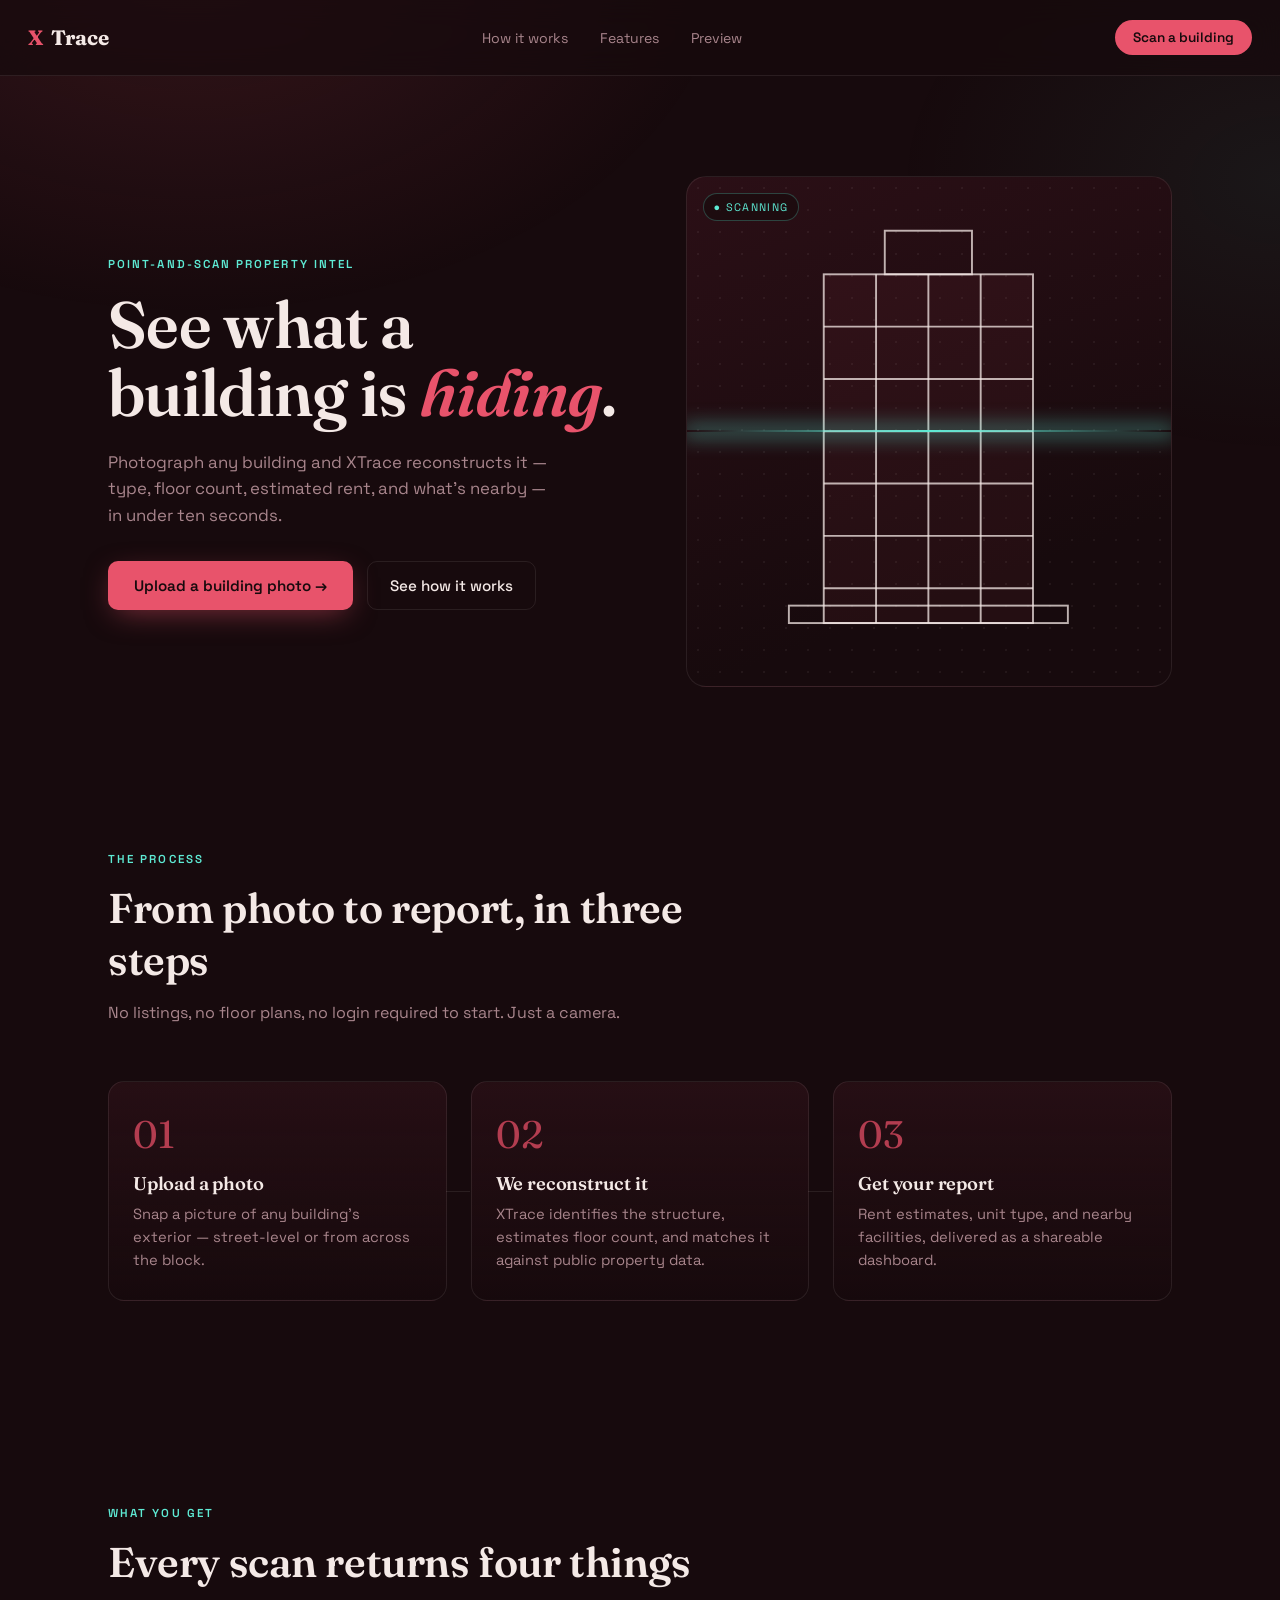
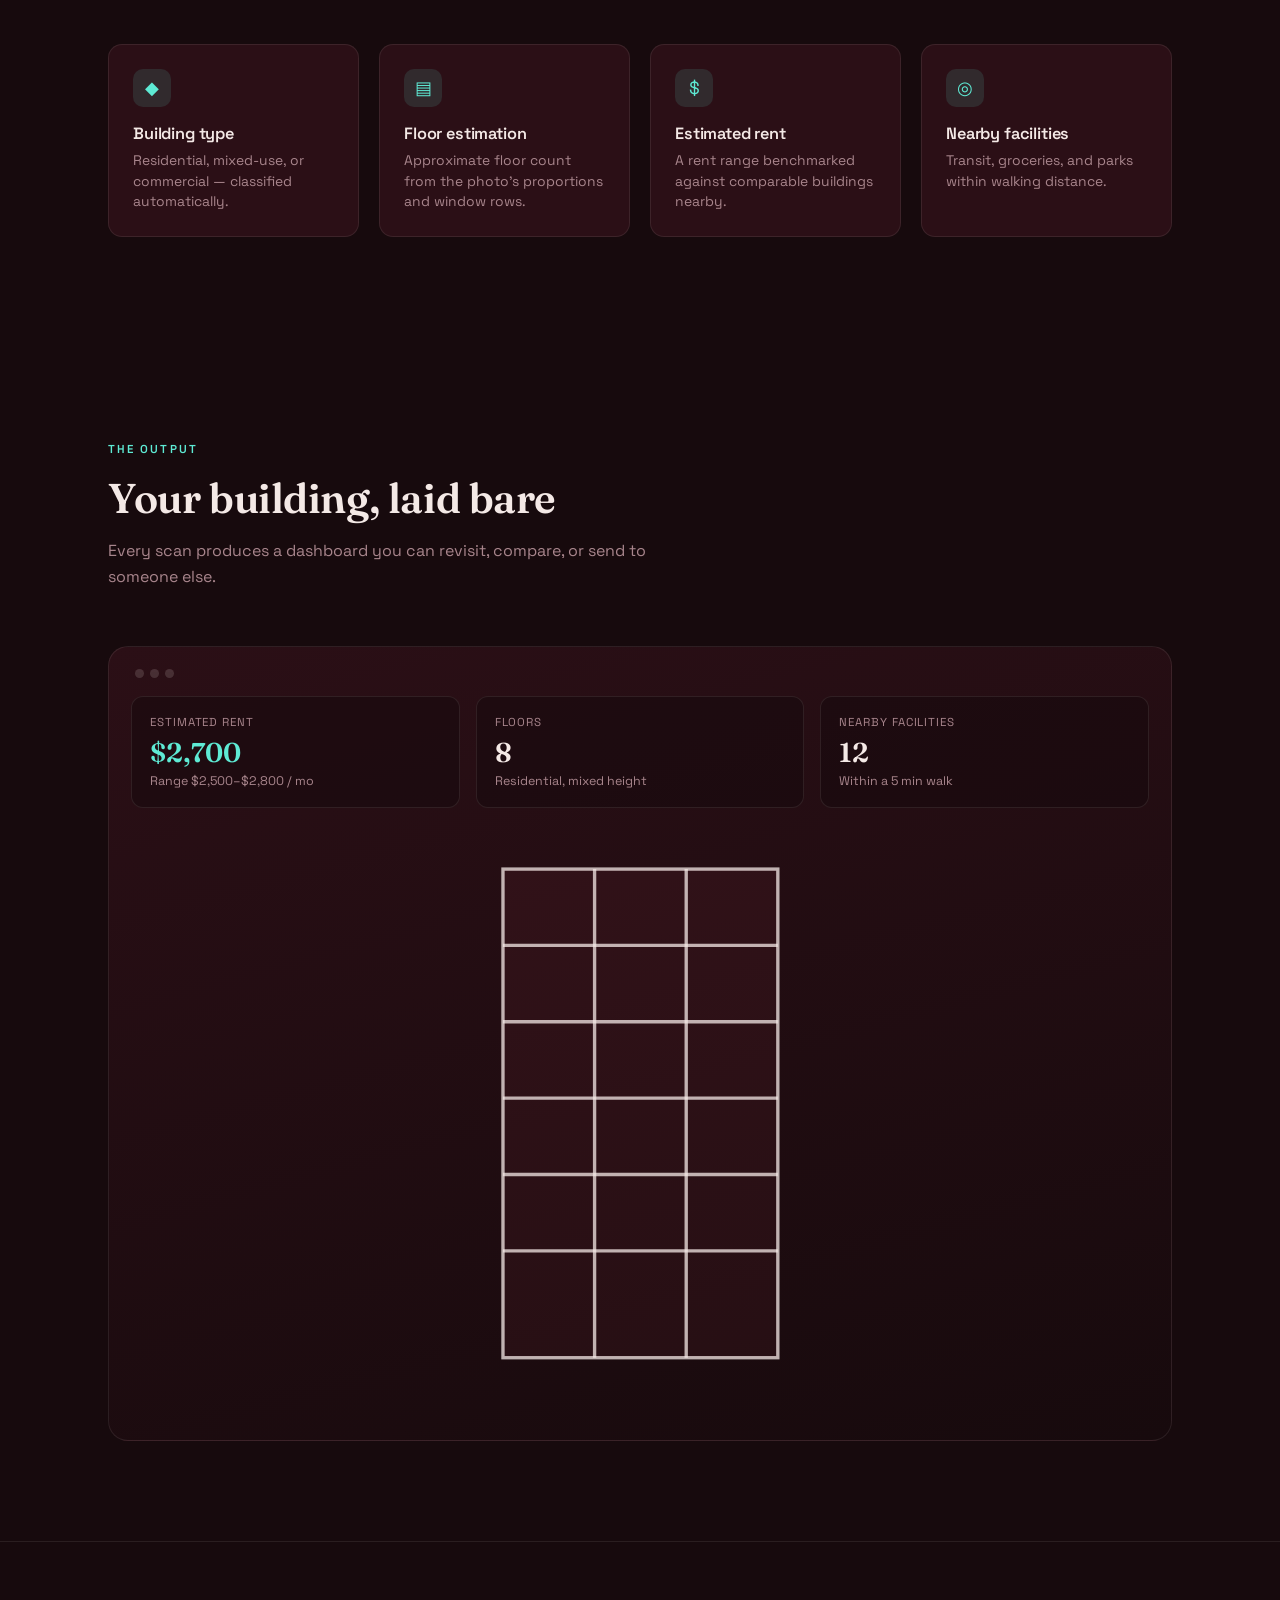
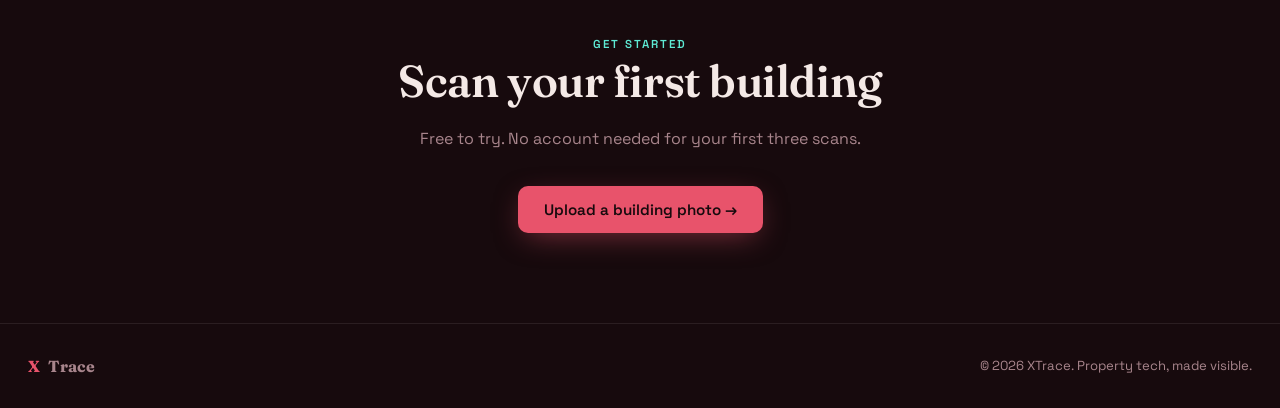
<file: index.html>
<!DOCTYPE html>
<html lang="en">
<head>
<meta charset="UTF-8">
<meta name="viewport" content="width=device-width, initial-scale=1.0">
<title>XTrace — Scan any building</title>
<link rel="preconnect" href="https://fonts.googleapis.com">
<link href="https://fonts.googleapis.com/css2?family=Fraunces:opsz,wght@9..144,300;9..144,500;9..144,600;9..144,700&family=Space+Grotesk:wght@400;500;600;700&display=swap" rel="stylesheet">
<style>
  :root{
    --void:#170A0D;
    --wine:#2B0F16;
    --wine-light:#3D1620;
    --rose:#E8536B;
    --rose-dim:#B33D50;
    --cyan:#5EEAD4;
    --bone:#F4E9E6;
    --mute:#A8858C;
    --line:rgba(244,233,230,0.09);
  }
  *{margin:0;padding:0;box-sizing:border-box;}
  html{scroll-behavior:smooth;}
  body{
    background:var(--void);
    color:var(--bone);
    font-family:'Space Grotesk', sans-serif;
    overflow-x:hidden;
  }
  h1,h2,h3,.display{
    font-family:'Fraunces', serif;
    font-weight:600;
    letter-spacing:-0.01em;
  }
  .eyebrow{
    font-size:0.72rem;
    letter-spacing:0.18em;
    text-transform:uppercase;
    color:var(--cyan);
    font-weight:600;
  }
  a{color:inherit;text-decoration:none;}
  .wrap{max-width:1120px;margin:0 auto;padding:0 28px;}

  /* subtle noise/vignette background */
  body::before{
    content:'';
    position:fixed;inset:0;
    background:
      radial-gradient(ellipse 900px 600px at 15% -5%, rgba(232,83,107,0.14), transparent 60%),
      radial-gradient(ellipse 700px 500px at 100% 20%, rgba(94,234,212,0.06), transparent 55%);
    pointer-events:none;
    z-index:0;
  }

  /* ===== NAV ===== */
  nav{
    position:sticky;top:0;z-index:50;
    display:flex;align-items:center;justify-content:space-between;
    padding:20px 28px;
    background:rgba(23,10,13,0.72);
    backdrop-filter:blur(14px);
    border-bottom:1px solid var(--line);
  }
  .logo{
    display:flex;align-items:center;gap:8px;
    font-family:'Fraunces',serif;font-weight:700;font-size:1.3rem;
  }
  .logo .x{color:var(--rose);}
  .navlinks{display:flex;gap:32px;font-size:0.88rem;color:var(--mute);}
  .navlinks a:hover{color:var(--bone);}
  .navcta{
    padding:9px 18px;border-radius:999px;
    background:var(--rose);color:var(--void);
    font-size:0.85rem;font-weight:600;
  }
  @media(max-width:720px){.navlinks{display:none;}}

  /* ===== HERO ===== */
  .hero{
    position:relative;z-index:1;
    padding:100px 28px 60px;
    display:grid;grid-template-columns:1.05fr 0.95fr;gap:40px;align-items:center;
    max-width:1120px;margin:0 auto;
  }
  @media(max-width:900px){.hero{grid-template-columns:1fr;padding-top:64px;text-align:left;}}

  .hero h1{
    font-size:clamp(2.4rem,5.4vw,4.1rem);
    line-height:1.03;
    margin:18px 0 22px;
  }
  .hero h1 em{
    font-style:italic;
    color:var(--rose);
  }
  .hero p{
    color:var(--mute);
    font-size:1.05rem;
    max-width:440px;
    line-height:1.6;
    margin-bottom:32px;
  }
  .hero-actions{display:flex;gap:14px;flex-wrap:wrap;}
  .btn-primary{
    background:var(--rose);color:var(--void);
    padding:14px 26px;border-radius:10px;
    font-weight:600;font-size:0.95rem;
    display:inline-flex;align-items:center;gap:8px;
    box-shadow:0 8px 30px -8px rgba(232,83,107,0.55);
    border:none;cursor:pointer;
    transition:transform .15s ease;
  }
  .btn-primary:hover{transform:translateY(-2px);}
  .btn-secondary{
    padding:14px 22px;border-radius:10px;
    border:1px solid var(--line);
    color:var(--bone);font-size:0.95rem;font-weight:500;
    display:inline-flex;align-items:center;gap:8px;
  }
  .btn-secondary:hover{border-color:var(--rose-dim);}

  /* building scan visual */
  .scan-stage{
    position:relative;
    aspect-ratio:1/1.05;
    border-radius:20px;
    background:linear-gradient(160deg, var(--wine), var(--void) 75%);
    border:1px solid var(--line);
    overflow:hidden;
    display:flex;align-items:center;justify-content:center;
  }
  .scan-stage svg{width:72%;height:auto;position:relative;z-index:2;}
  .scanline{
    position:absolute;left:0;right:0;height:2px;
    background:linear-gradient(90deg, transparent, var(--cyan), transparent);
    box-shadow:0 0 20px 4px rgba(94,234,212,0.55);
    animation:sweep 3.4s ease-in-out infinite;
    z-index:3;
  }
  @keyframes sweep{
    0%{top:12%; opacity:0;}
    8%{opacity:1;}
    50%{top:85%; opacity:1;}
    58%{opacity:0;}
    100%{top:12%; opacity:0;}
  }
  .grid-dots{
    position:absolute;inset:0;
    background-image:radial-gradient(circle, rgba(244,233,230,0.06) 1px, transparent 1px);
    background-size:22px 22px;
    z-index:1;
  }
  .stage-tag{
    position:absolute;top:16px;left:16px;
    font-size:0.68rem;letter-spacing:0.12em;text-transform:uppercase;
    color:var(--cyan);
    background:rgba(23,10,13,0.6);
    padding:6px 10px;border-radius:999px;
    border:1px solid rgba(94,234,212,0.25);
    z-index:4;
  }
  .building-line{fill:none;stroke:var(--bone);stroke-opacity:0.75;stroke-width:1.1;}
  .building-fill{fill:rgba(232,83,107,0.06);}

  /* ===== SECTION SHARED ===== */
  section{position:relative;z-index:1;padding:100px 0;}
  .section-head{max-width:600px;margin-bottom:56px;}
  .section-head h2{font-size:clamp(1.8rem,3.4vw,2.6rem);margin-top:14px;}
  .section-head p{color:var(--mute);margin-top:14px;font-size:1rem;line-height:1.6;}

  /* how it works */
  .steps{
    display:grid;grid-template-columns:repeat(3,1fr);gap:24px;
  }
  @media(max-width:800px){.steps{grid-template-columns:1fr;}}
  .step{
    border:1px solid var(--line);
    border-radius:16px;
    padding:28px 24px;
    background:linear-gradient(180deg, rgba(61,22,32,0.4), transparent);
    position:relative;
  }
  .step .num{
    font-family:'Fraunces',serif;
    font-size:2.4rem;
    color:var(--rose-dim);
    display:block;
    margin-bottom:14px;
  }
  .step h3{font-size:1.15rem;margin-bottom:8px;font-weight:600;}
  .step p{color:var(--mute);font-size:0.92rem;line-height:1.55;}
  .step:not(:last-child)::after{
    content:'';
    position:absolute;top:50%;right:-24px;
    width:24px;height:1px;
    background:var(--line);
    display:none;
  }
  @media(min-width:801px){.step:not(:last-child)::after{display:block;}}

  /* features */
  .features{
    display:grid;grid-template-columns:repeat(4,1fr);gap:20px;
  }
  @media(max-width:900px){.features{grid-template-columns:repeat(2,1fr);}}
  @media(max-width:520px){.features{grid-template-columns:1fr;}}
  .feature{
    border:1px solid var(--line);
    border-radius:14px;
    padding:24px;
    background:var(--wine);
  }
  .feature .icon{
    width:38px;height:38px;
    border-radius:10px;
    background:rgba(94,234,212,0.12);
    display:flex;align-items:center;justify-content:center;
    color:var(--cyan);
    margin-bottom:16px;
    font-size:1.1rem;
  }
  .feature h3{font-size:1.02rem;margin-bottom:6px;font-family:'Space Grotesk';font-weight:600;}
  .feature p{color:var(--mute);font-size:0.87rem;line-height:1.5;}

  /* dashboard preview */
  .dash-wrap{
    border-radius:20px;
    border:1px solid var(--line);
    background:linear-gradient(165deg,var(--wine),var(--void));
    padding:22px;
    overflow:hidden;
  }
  .dash-topbar{display:flex;gap:6px;margin-bottom:18px;padding-left:4px;}
  .dot{width:9px;height:9px;border-radius:50%;background:rgba(244,233,230,0.15);}
  .dash-grid{
    display:grid;grid-template-columns:1fr 1fr 1fr;gap:16px;
  }
  @media(max-width:800px){.dash-grid{grid-template-columns:1fr;}}
  .dash-card{
    background:rgba(23,10,13,0.55);
    border:1px solid var(--line);
    border-radius:12px;
    padding:18px;
  }
  .dash-card .label{font-size:0.72rem;color:var(--mute);text-transform:uppercase;letter-spacing:0.08em;}
  .dash-card .value{
    font-family:'Fraunces',serif;font-size:1.7rem;color:var(--bone);margin-top:6px;font-weight:600;
  }
  .dash-card .value.accent{color:var(--cyan);}
  .dash-card .sub{font-size:0.78rem;color:var(--mute);margin-top:4px;}
  .dash-visual{
    grid-column:span 1;
    display:flex;align-items:center;justify-content:center;
    position:relative;
    min-height:180px;
  }
  .dash-visual svg{width:60%;}

  /* CTA */
  .cta-band{
    text-align:center;
    padding:90px 28px;
    border-top:1px solid var(--line);
  }
  .cta-band h2{font-size:clamp(1.9rem,4vw,2.8rem);margin-bottom:18px;}
  .cta-band p{color:var(--mute);max-width:480px;margin:0 auto 34px;line-height:1.6;}

  footer{
    border-top:1px solid var(--line);
    padding:32px 28px;
    display:flex;justify-content:space-between;align-items:center;
    color:var(--mute);font-size:0.82rem;
    flex-wrap:wrap;gap:12px;
  }

  /* reveal on scroll */
  .reveal{opacity:0;transform:translateY(18px);transition:opacity .7s ease, transform .7s ease;}
  .reveal.in{opacity:1;transform:translateY(0);}

  ::selection{background:var(--rose);color:var(--void);}
</style>
</head>
<body>

<nav>
  <div class="logo"><span class="x">X</span>Trace</div>
  <div class="navlinks">
    <a href="#how">How it works</a>
    <a href="#features">Features</a>
    <a href="#preview">Preview</a>
  </div>
  <a href="upload.html" class="navcta">Scan a building</a>
</nav>

<section class="hero">
  <div>
    <span class="eyebrow">Point-and-scan property intel</span>
    <h1>See what a<br>building is <em>hiding</em>.</h1>
    <p>Photograph any building and XTrace reconstructs it — type, floor count, estimated rent, and what's nearby — in under ten seconds.</p>
    <div class="hero-actions">
      <a href="upload.html" class="btn-primary">Upload a building photo →</a>
      <a href="#how" class="btn-secondary">See how it works</a>
    </div>
  </div>
  <div class="scan-stage">
    <div class="grid-dots"></div>
    <div class="stage-tag">● scanning</div>
    <div class="scanline"></div>
    <svg viewBox="0 0 200 240" class="display">
      <rect class="building-fill" x="40" y="30" width="120" height="200"/>
      <rect class="building-line" x="40" y="30" width="120" height="200"/>
      <line class="building-line" x1="40" y1="60" x2="160" y2="60"/>
      <line class="building-line" x1="40" y1="90" x2="160" y2="90"/>
      <line class="building-line" x1="40" y1="120" x2="160" y2="120"/>
      <line class="building-line" x1="40" y1="150" x2="160" y2="150"/>
      <line class="building-line" x1="40" y1="180" x2="160" y2="180"/>
      <line class="building-line" x1="40" y1="210" x2="160" y2="210"/>
      <line class="building-line" x1="70" y1="30" x2="70" y2="230"/>
      <line class="building-line" x1="100" y1="30" x2="100" y2="230"/>
      <line class="building-line" x1="130" y1="30" x2="130" y2="230"/>
      <rect class="building-line" x="20" y="220" width="160" height="10"/>
      <rect class="building-line" x="75" y="5" width="50" height="25"/>
    </svg>
  </div>
</section>

<section id="how">
  <div class="wrap">
    <div class="section-head reveal">
      <span class="eyebrow">The process</span>
      <h2>From photo to report, in three steps</h2>
      <p>No listings, no floor plans, no login required to start. Just a camera.</p>
    </div>
    <div class="steps">
      <div class="step reveal">
        <span class="num">01</span>
        <h3>Upload a photo</h3>
        <p>Snap a picture of any building's exterior — street-level or from across the block.</p>
      </div>
      <div class="step reveal">
        <span class="num">02</span>
        <h3>We reconstruct it</h3>
        <p>XTrace identifies the structure, estimates floor count, and matches it against public property data.</p>
      </div>
      <div class="step reveal">
        <span class="num">03</span>
        <h3>Get your report</h3>
        <p>Rent estimates, unit type, and nearby facilities, delivered as a shareable dashboard.</p>
      </div>
    </div>
  </div>
</section>

<section id="features">
  <div class="wrap">
    <div class="section-head reveal">
      <span class="eyebrow">What you get</span>
      <h2>Every scan returns four things</h2>
    </div>
    <div class="features">
      <div class="feature reveal">
        <div class="icon">◆</div>
        <h3>Building type</h3>
        <p>Residential, mixed-use, or commercial — classified automatically.</p>
      </div>
      <div class="feature reveal">
        <div class="icon">▤</div>
        <h3>Floor estimation</h3>
        <p>Approximate floor count from the photo's proportions and window rows.</p>
      </div>
      <div class="feature reveal">
        <div class="icon">$</div>
        <h3>Estimated rent</h3>
        <p>A rent range benchmarked against comparable buildings nearby.</p>
      </div>
      <div class="feature reveal">
        <div class="icon">◎</div>
        <h3>Nearby facilities</h3>
        <p>Transit, groceries, and parks within walking distance.</p>
      </div>
    </div>
  </div>
</section>

<section id="preview">
  <div class="wrap">
    <div class="section-head reveal">
      <span class="eyebrow">The output</span>
      <h2>Your building, laid bare</h2>
      <p>Every scan produces a dashboard you can revisit, compare, or send to someone else.</p>
    </div>
    <div class="dash-wrap reveal">
      <div class="dash-topbar">
        <div class="dot"></div><div class="dot"></div><div class="dot"></div>
      </div>
      <div class="dash-grid">
        <div class="dash-card">
          <div class="label">Estimated rent</div>
          <div class="value accent">$2,700</div>
          <div class="sub">Range $2,500–$2,800 / mo</div>
        </div>
        <div class="dash-card">
          <div class="label">Floors</div>
          <div class="value">8</div>
          <div class="sub">Residential, mixed height</div>
        </div>
        <div class="dash-card">
          <div class="label">Nearby facilities</div>
          <div class="value">12</div>
          <div class="sub">Within a 5 min walk</div>
        </div>
      </div>
      <div class="dash-visual">
        <svg viewBox="0 0 200 200">
          <rect class="building-fill" x="55" y="20" width="90" height="160"/>
          <rect class="building-line" x="55" y="20" width="90" height="160"/>
          <line class="building-line" x1="55" y1="45" x2="145" y2="45"/>
          <line class="building-line" x1="55" y1="70" x2="145" y2="70"/>
          <line class="building-line" x1="55" y1="95" x2="145" y2="95"/>
          <line class="building-line" x1="55" y1="120" x2="145" y2="120"/>
          <line class="building-line" x1="55" y1="145" x2="145" y2="145"/>
          <line class="building-line" x1="85" y1="20" x2="85" y2="180"/>
          <line class="building-line" x1="115" y1="20" x2="115" y2="180"/>
        </svg>
      </div>
    </div>
  </div>
</section>

<section id="upload" class="cta-band">
  <span class="eyebrow">Get started</span>
  <h2>Scan your first building</h2>
  <p>Free to try. No account needed for your first three scans.</p>
  <a href="#" class="btn-primary">Upload a building photo →</a>
</section>

<footer>
  <div class="logo" style="font-size:1rem;"><span class="x">X</span>Trace</div>
  <div>© 2026 XTrace. Property tech, made visible.</div>
</footer>

<script>
  const revealEls = document.querySelectorAll('.reveal');
  const io = new IntersectionObserver((entries)=>{
    entries.forEach(e=>{
      if(e.isIntersecting){ e.target.classList.add('in'); io.unobserve(e.target); }
    });
  }, {threshold:0.15});
  revealEls.forEach(el=>io.observe(el));
</script>
  
</body>
</html>
</file>
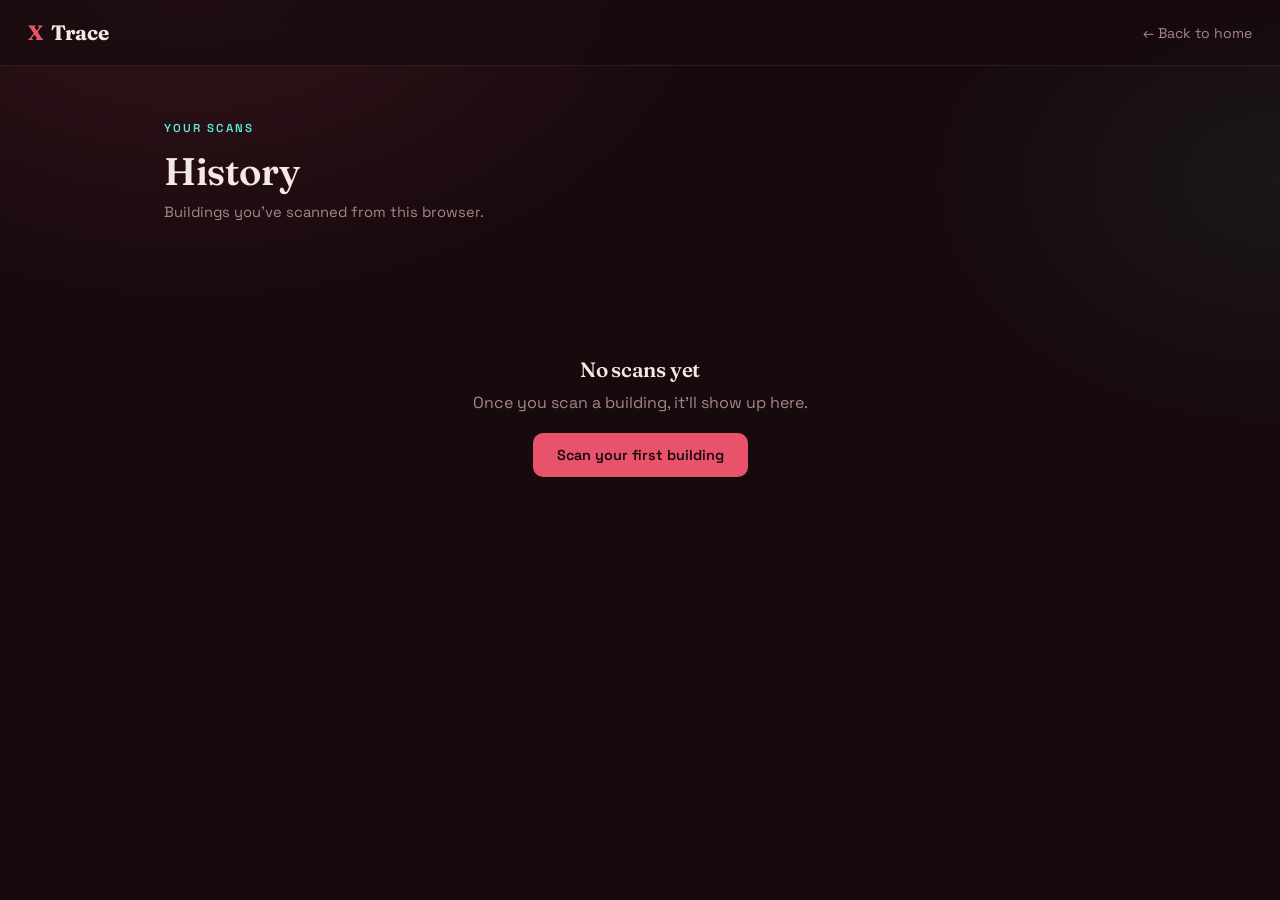
<file: history.html>
<!DOCTYPE html>
<html lang="en">
<head>
<meta charset="UTF-8">
<meta name="viewport" content="width=device-width, initial-scale=1.0">
<title>XTrace — Scan History</title>
<link rel="preconnect" href="https://fonts.googleapis.com">
<link href="https://fonts.googleapis.com/css2?family=Fraunces:opsz,wght@9..144,300;9..144,500;9..144,600;9..144,700&family=Space+Grotesk:wght@400;500;600;700&display=swap" rel="stylesheet">
<style>
  :root{
    --void:#170A0D;
    --wine:#2B0F16;
    --wine-light:#3D1620;
    --rose:#E8536B;
    --rose-dim:#B33D50;
    --cyan:#5EEAD4;
    --bone:#F4E9E6;
    --mute:#A8858C;
    --line:rgba(244,233,230,0.09);
  }
  *{margin:0;padding:0;box-sizing:border-box;}
  body{
    background:var(--void);color:var(--bone);
    font-family:'Space Grotesk', sans-serif;
    min-height:100vh;
  }
  h1,h2,.display{font-family:'Fraunces', serif;font-weight:600;letter-spacing:-0.01em;}
  a{color:inherit;text-decoration:none;}

  body::before{
    content:'';position:fixed;inset:0;
    background:
      radial-gradient(ellipse 900px 600px at 15% -5%, rgba(232,83,107,0.14), transparent 60%),
      radial-gradient(ellipse 700px 500px at 100% 20%, rgba(94,234,212,0.06), transparent 55%);
    pointer-events:none;z-index:0;
  }

  nav{
    position:sticky;top:0;z-index:50;
    display:flex;align-items:center;justify-content:space-between;
    padding:20px 28px;
    background:rgba(23,10,13,0.72);
    backdrop-filter:blur(14px);
    border-bottom:1px solid var(--line);
  }
  .logo{display:flex;align-items:center;gap:8px;font-family:'Fraunces',serif;font-weight:700;font-size:1.3rem;}
  .logo .x{color:var(--rose);}
  .back{font-size:0.88rem;color:var(--mute);}
  .back:hover{color:var(--bone);}

  .wrap{max-width:1000px;margin:0 auto;padding:50px 24px 80px;position:relative;z-index:1;}

  .page-head{margin-bottom:36px;}
  .eyebrow{
    font-size:0.72rem;letter-spacing:0.18em;text-transform:uppercase;
    color:var(--cyan);font-weight:600;
  }
  h1{font-size:clamp(1.8rem,4vw,2.4rem);margin:10px 0 8px;}
  .page-sub{color:var(--mute);font-size:0.92rem;}

  .grid{
    display:grid;
    grid-template-columns:repeat(auto-fill, minmax(220px,1fr));
    gap:18px;
  }
  .scan-card{
    background:var(--wine);
    border:1px solid var(--line);
    border-radius:14px;
    overflow:hidden;
    transition:transform .15s ease, border-color .15s ease;
    display:block;
  }
  .scan-card:hover{
    transform:translateY(-3px);
    border-color:var(--rose-dim);
  }
  .scan-card .thumb{
    width:100%;aspect-ratio:4/3;
    background:var(--wine-light);
    overflow:hidden;
  }
  .scan-card .thumb img{width:100%;height:100%;object-fit:cover;display:block;}
  .scan-card .info{padding:14px 16px;}
  .scan-card .b-name{font-weight:600;font-size:0.95rem;margin-bottom:4px;}
  .scan-card .b-meta{color:var(--mute);font-size:0.78rem;}
  .scan-card .b-tag{
    display:inline-block;
    font-size:0.68rem;
    color:var(--cyan);
    margin-top:8px;
    text-transform:uppercase;
    letter-spacing:0.05em;
  }

  .empty-state{
    text-align:center;
    padding:100px 20px;
    color:var(--mute);
  }
  .empty-state h2{color:var(--bone);font-size:1.3rem;margin-bottom:10px;}
  .empty-state .btn-primary{
    display:inline-block;margin-top:20px;
    background:var(--rose);color:var(--void);
    padding:13px 24px;border-radius:10px;
    font-weight:600;font-size:0.9rem;
  }

  .loading-note{color:var(--mute);font-size:0.85rem;padding:30px 0;text-align:center;}
</style>
</head>
<body>

<nav>
  <div class="logo"><span class="x">X</span>Trace</div>
  <a href="index.html" class="back">← Back to home</a>
</nav>

<div class="wrap">
  <div class="page-head">
    <span class="eyebrow">Your scans</span>
    <h1>History</h1>
    <p class="page-sub">Buildings you've scanned from this browser.</p>
  </div>

  <div id="content"></div>
</div>

<script>
  const API_BASE = "https://xtrace-backend.onrender.com";
  const content = document.getElementById('content');

  function getLocalHistory() {
    try {
      return JSON.parse(localStorage.getItem('xtrace_history') || '[]');
    } catch (e) {
      return [];
    }
  }

  function imgUrlFor(raw) {
    if (!raw) return '';
    if (raw.startsWith('http')) return raw;
    return `${API_BASE}/uploads/${raw.replace(/^\/?uploads\//, '')}`;
  }

  async function init() {
    const history = getLocalHistory();

    if (history.length === 0) {
      showEmpty();
      return;
    }

    content.innerHTML = '<div class="loading-note">Loading your scans…</div>';

    const results = await Promise.all(
      history.map(entry =>
        fetch(`${API_BASE}/buildings/${entry.id}`, { headers: { accept: 'application/json' } })
          .then(r => r.ok ? r.json() : null)
          .catch(() => null)
      )
    );

    const valid = results.filter(r => r !== null);

    if (valid.length === 0) {
      showEmpty();
      return;
    }

    renderGrid(valid);
  }

  function showEmpty() {
    content.innerHTML = `
      <div class="empty-state">
        <h2>No scans yet</h2>
        <p>Once you scan a building, it'll show up here.</p>
        <a href="upload.html" class="btn-primary">Scan your first building</a>
      </div>
    `;
  }

  function renderGrid(buildings) {
    const grid = document.createElement('div');
    grid.className = 'grid';

    buildings.forEach(b => {
      let analysis = {};
      if (b.analysis_json) {
        analysis = typeof b.analysis_json === 'string'
          ? safeParse(b.analysis_json)
          : b.analysis_json;
      }

      const card = document.createElement('a');
      card.className = 'scan-card';
      card.href = `details.html?id=${b.id}`;

      const dateStr = b.created_at ? new Date(b.created_at).toLocaleDateString() : '';

      card.innerHTML = `
        <div class="thumb"><img src="${imgUrlFor(b.image_url)}" alt="${b.name || 'Scanned building'}"></div>
        <div class="info">
          <div class="b-name">${b.name || analysis.building_type || `Building #${b.id}`}</div>
          <div class="b-meta">${dateStr}</div>
          ${analysis.estimated_rental_price ? `<div class="b-tag">${analysis.estimated_rental_price}</div>` : ''}
        </div>
      `;
      grid.appendChild(card);
    });

    content.innerHTML = '';
    content.appendChild(grid);
  }

  function safeParse(str) {
    try { return JSON.parse(str); } catch (e) { return {}; }
  }

  init();
</script>

</body>
</html>
</file>
